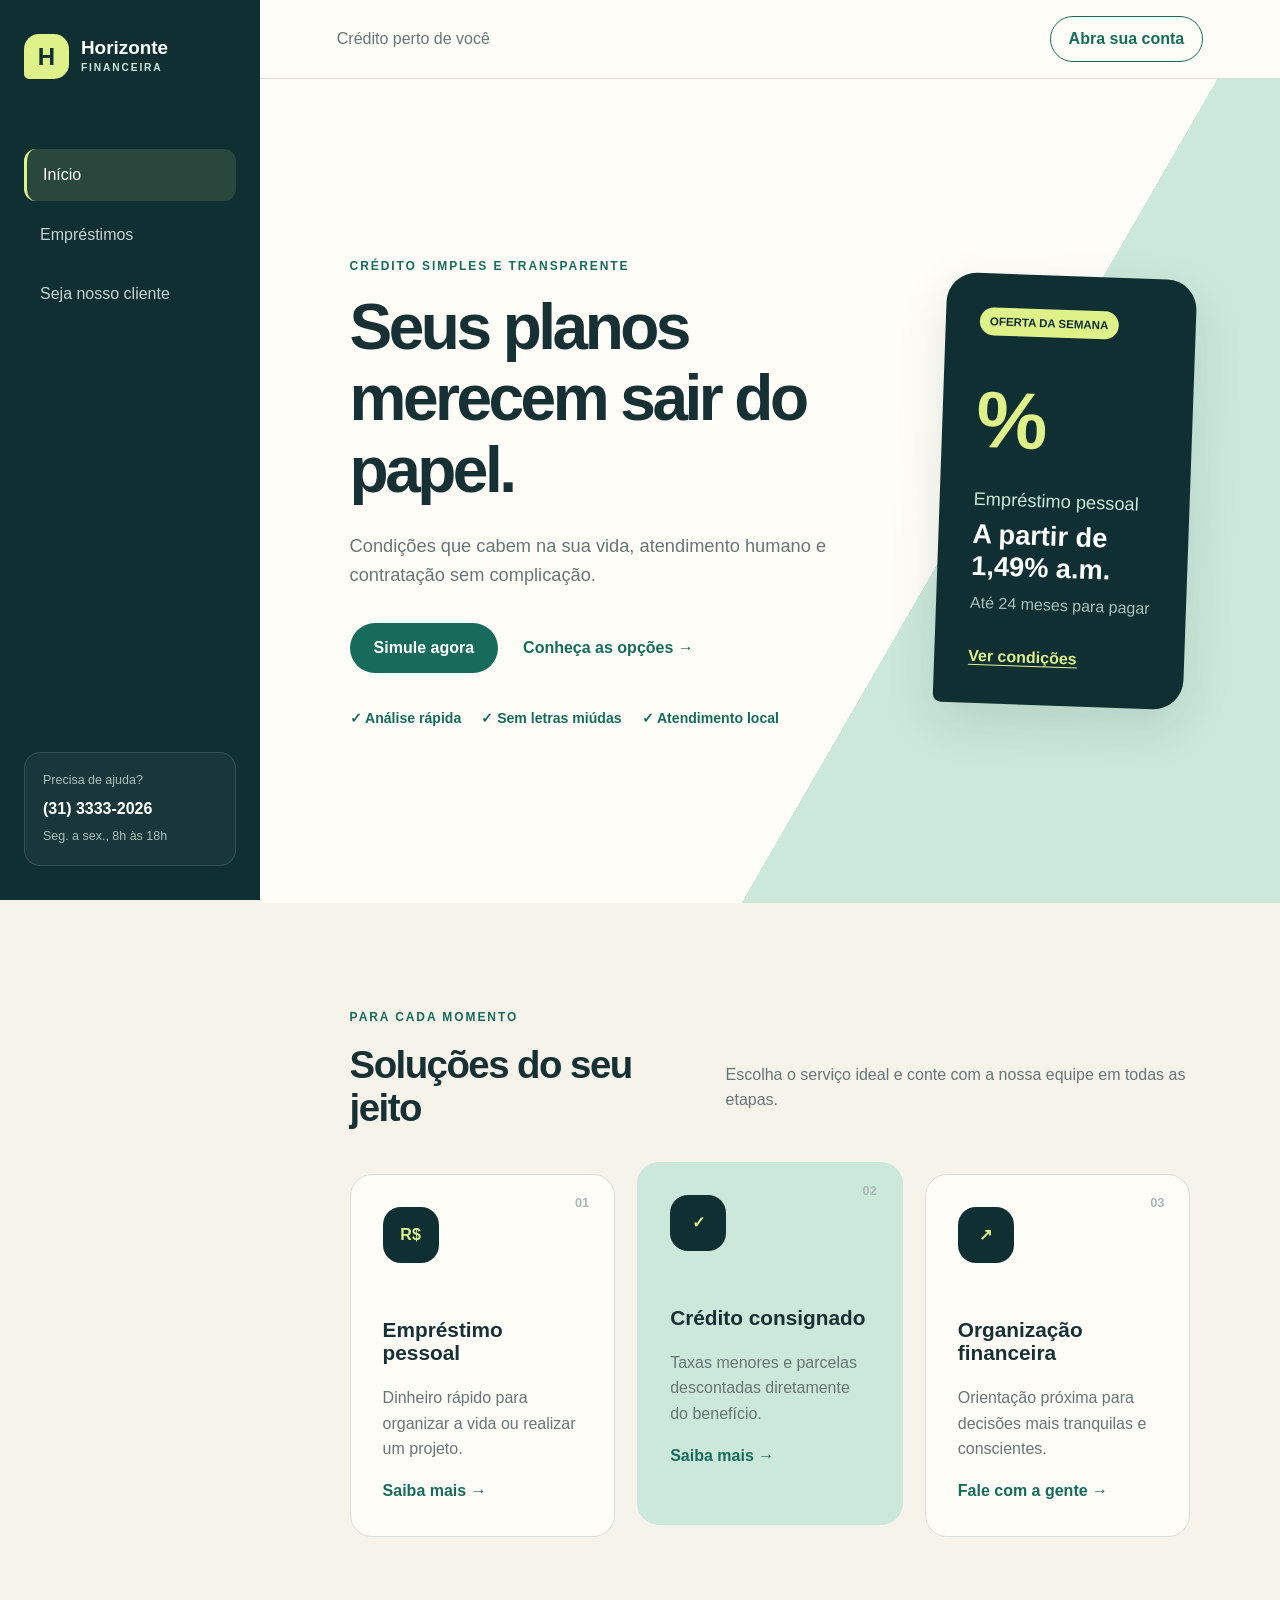
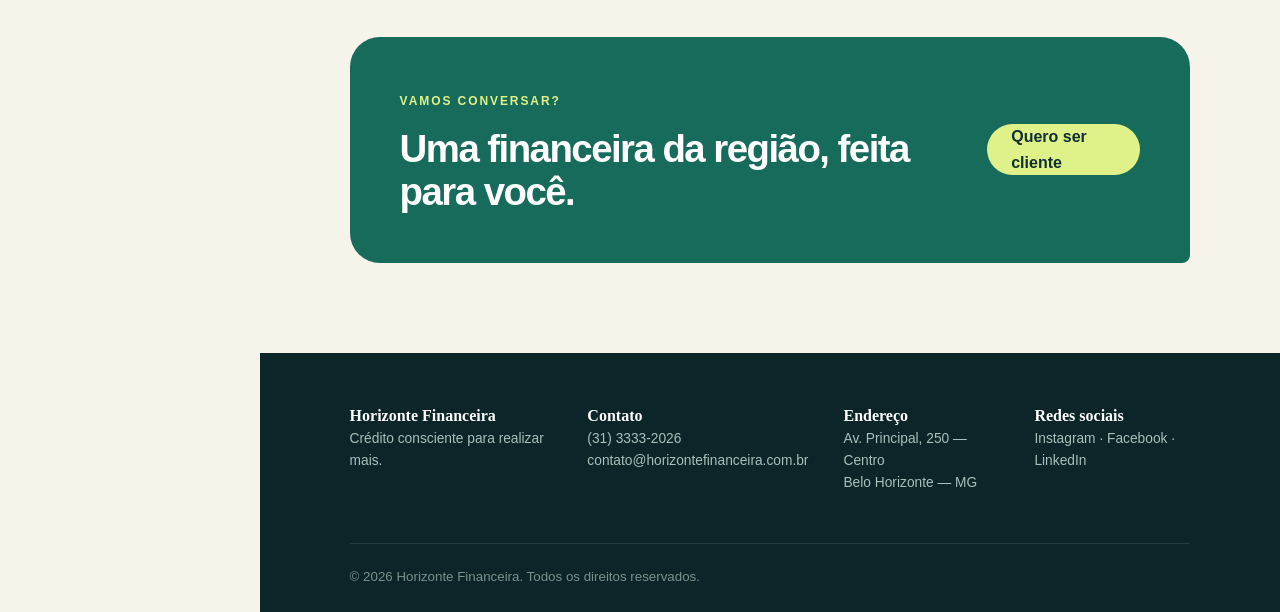
<file: index.html>
<!DOCTYPE html>
<html lang="pt-BR">
<head>
  <meta charset="UTF-8">
  <meta name="viewport" content="width=device-width, initial-scale=1.0">
  <meta name="referrer" content="strict-origin-when-cross-origin">
  <meta http-equiv="Content-Security-Policy" content="default-src 'self'; style-src 'self'; img-src 'self' data:; font-src 'self'; object-src 'none'; base-uri 'self'; form-action 'self'; frame-ancestors 'none'; upgrade-insecure-requests">
  <meta name="description" content="Soluções financeiras simples, próximas e seguras.">
  <meta name="author" content="Ana Clara Cruz">
  
  <title>Horizonte Financeira | Início</title>
  <link rel="stylesheet" href="css/style.css">
</head>
<body>
  <a class="skip-link" href="#conteudo">Pular para o conteúdo</a>
  <aside class="sidebar">
    <a class="logo" href="index.html" aria-label="Horizonte Financeira - início">
      <span class="logo-mark">H</span><span>Horizonte<small>Financeira</small></span>
    </a>
    <nav aria-label="Menu principal">
      <a class="active" href="index.html" aria-current="page">Início</a>
      <a href="emprestimos.html">Empréstimos</a>
      <a href="cliente.html">Seja nosso cliente</a>
    </nav>
    <div class="sidebar-help">
      <span>Precisa de ajuda?</span>
      <strong>(31) 3333-2026</strong>
      <small>Seg. a sex., 8h às 18h</small>
    </div>
  </aside>

  <div class="page">
    <header class="topbar">
      <span>Crédito perto de você</span>
      <a class="outline-button" href="cliente.html">Abra sua conta</a>
    </header>

    <main id="conteudo">
      <section class="hero">
        <div class="hero-content">
          <span class="eyebrow">Crédito simples e transparente</span>
          <h1>Seus planos merecem sair do papel.</h1>
          <p>Condições que cabem na sua vida, atendimento humano e contratação sem complicação.</p>
          <div class="actions">
            <a class="button" href="emprestimos.html">Simule agora</a>
            <a class="text-link" href="#servicos">Conheça as opções →</a>
          </div>
          <div class="trust-row">
            <span>✓ Análise rápida</span><span>✓ Sem letras miúdas</span><span>✓ Atendimento local</span>
          </div>
        </div>
        <div class="offer-card" aria-label="Oferta em destaque">
          <span class="tag">Oferta da semana</span>
          <div class="offer-icon">%</div>
          <p>Empréstimo pessoal</p>
          <strong>A partir de 1,49% a.m.</strong>
          <span>Até 24 meses para pagar</span>
          <a href="emprestimos.html">Ver condições</a>
        </div>
      </section>

      <section class="services section" id="servicos">
        <div class="section-heading">
          <div><span class="eyebrow">Para cada momento</span><h2>Soluções do seu jeito</h2></div>
          <p>Escolha o serviço ideal e conte com a nossa equipe em todas as etapas.</p>
        </div>
        <div class="card-grid">
          <article class="service-card">
            <span class="card-number">01</span><div class="service-icon">R$</div>
            <h3>Empréstimo pessoal</h3>
            <p>Dinheiro rápido para organizar a vida ou realizar um projeto.</p>
            <a href="emprestimos.html">Saiba mais →</a>
          </article>
          <article class="service-card featured">
            <span class="card-number">02</span><div class="service-icon">✓</div>
            <h3>Crédito consignado</h3>
            <p>Taxas menores e parcelas descontadas diretamente do benefício.</p>
            <a href="emprestimos.html#consignado">Saiba mais →</a>
          </article>
          <article class="service-card">
            <span class="card-number">03</span><div class="service-icon">↗</div>
            <h3>Organização financeira</h3>
            <p>Orientação próxima para decisões mais tranquilas e conscientes.</p>
            <a href="cliente.html">Fale com a gente →</a>
          </article>
        </div>
      </section>

      <section class="cta-strip">
        <div><span class="eyebrow light">Vamos conversar?</span><h2>Uma financeira da região, feita para você.</h2></div>
        <a class="button button-light" href="cliente.html">Quero ser cliente</a>
      </section>
    </main>

    <footer>
      <div><strong>Horizonte Financeira</strong><p>Crédito consciente para realizar mais.</p></div>
      <div><strong>Contato</strong><p>(31) 3333-2026<br>contato@horizontefinanceira.com.br</p></div>
      <div><strong>Endereço</strong><p>Av. Principal, 250 — Centro<br>Belo Horizonte — MG</p></div>
      <div><strong>Redes sociais</strong><p><span>Instagram</span> · <span>Facebook</span> · <span>LinkedIn</span></p></div>
      <small>© 2026 Horizonte Financeira. Todos os direitos reservados.</small>
    </footer>
  </div>
</body>
</html>
</file>
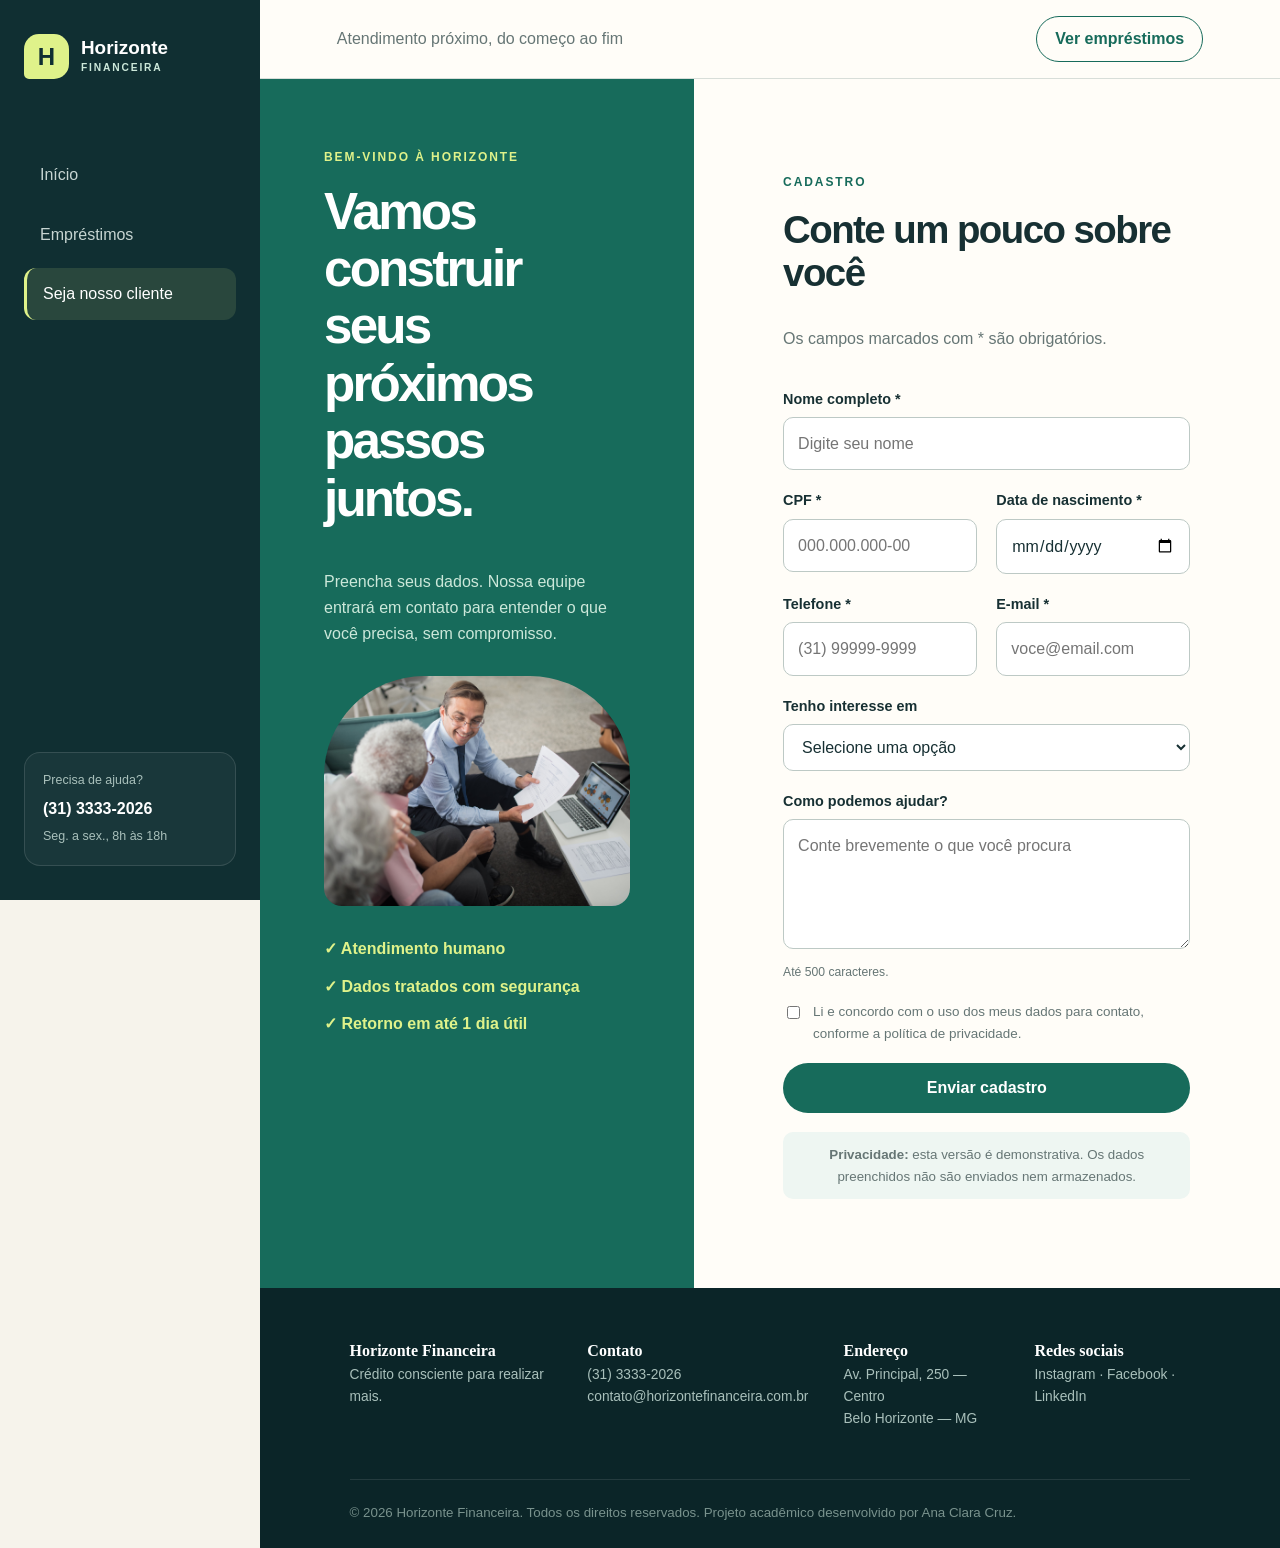
<file: cliente.html>
<!DOCTYPE html>
<html lang="pt-BR">
<head>
  <meta charset="UTF-8">
  <meta name="viewport" content="width=device-width, initial-scale=1.0">
  <meta name="referrer" content="strict-origin-when-cross-origin">
  <meta http-equiv="Content-Security-Policy" content="default-src 'self'; style-src 'self'; img-src 'self' data:; font-src 'self'; object-src 'none'; base-uri 'self'; form-action 'self'; frame-ancestors 'none'; upgrade-insecure-requests">
  <meta name="description" content="Cadastre-se para receber atendimento da Horizonte Financeira.">
  <meta name="author" content="Ana Clara Cruz">

  <title>Horizonte Financeira | Seja nosso cliente</title>
  <link rel="stylesheet" href="css/style.css">
  <link rel="stylesheet" href="css/cliente.css">
</head>
<body>
  <a class="skip-link" href="#conteudo">Pular para o conteúdo</a>
  <aside class="sidebar">
    <a class="logo" href="index.html"><span class="logo-mark">H</span><span>Horizonte<small>Financeira</small></span></a>
    <nav aria-label="Menu principal">
      <a href="index.html">Início</a><a href="emprestimos.html">Empréstimos</a><a class="active" href="cliente.html" aria-current="page">Seja nosso cliente</a>
    </nav>
    <div class="sidebar-help"><span>Precisa de ajuda?</span><strong>(31) 3333-2026</strong><small>Seg. a sex., 8h às 18h</small></div>
  </aside>

  <div class="page">
    <header class="topbar"><span>Atendimento próximo, do começo ao fim</span><a class="outline-button" href="emprestimos.html">Ver empréstimos</a></header>
    <main id="conteudo">
      <section class="signup">
        <div class="signup-visual">
          <div class="visual-card">
            <span class="eyebrow light">Bem-vindo à Horizonte</span>
            <h1>Vamos construir seus próximos passos juntos.</h1>
            <p>Preencha seus dados. Nossa equipe entrará em contato para entender o que você precisa, sem compromisso.</p>
            <div class="person-illustration">
              <img src="img/atendimento-financeiro.jpg" alt="Pessoa recebendo atendimento financeiro">
            </div>
            <ul class="check-list"><li>Atendimento humano</li><li>Dados tratados com segurança</li><li>Retorno em até 1 dia útil</li></ul>
          </div>
        </div>

        <div class="form-area">
          <span class="eyebrow">Cadastro</span><h2>Conte um pouco sobre você</h2><p>Os campos marcados com * são obrigatórios.</p>
          <form class="client-form" action="#" method="post">
            <div class="field full"><label for="nome">Nome completo *</label><input id="nome" name="nome" type="text" placeholder="Digite seu nome" required autocomplete="name"></div>
            <div class="field"><label for="cpf">CPF *</label><input id="cpf" name="cpf" type="text" placeholder="000.000.000-00" required inputmode="numeric" autocomplete="off" maxlength="14" pattern="\d{3}\.\d{3}\.\d{3}-\d{2}" title="Informe o CPF no formato 000.000.000-00"></div>
            <div class="field"><label for="nascimento">Data de nascimento *</label><input id="nascimento" name="nascimento" type="date" required></div>
            <div class="field"><label for="telefone">Telefone *</label><input id="telefone" name="telefone" type="tel" placeholder="(31) 99999-9999" required autocomplete="tel" inputmode="tel" maxlength="15" pattern="\(\d{2}\)\s?\d{4,5}-\d{4}" title="Informe o telefone com DDD"></div>
            <div class="field"><label for="email">E-mail *</label><input id="email" name="email" type="email" placeholder="voce@email.com" required autocomplete="email"></div>
            <div class="field full"><label for="interesse">Tenho interesse em</label><select id="interesse" name="interesse"><option value="" selected disabled>Selecione uma opção</option><option>Empréstimo pessoal</option><option>Crédito consignado</option><option>Organização financeira</option></select></div>
            <div class="field full"><label for="mensagem">Como podemos ajudar?</label><textarea id="mensagem" name="mensagem" rows="4" maxlength="500" placeholder="Conte brevemente o que você procura"></textarea><small class="helper-text">Até 500 caracteres.</small></div>
            <label class="consent full"><input type="checkbox" required> <span>Li e concordo com o uso dos meus dados para contato, conforme a política de privacidade.</span></label>
            <button class="button full-button full" type="submit">Enviar cadastro</button>
            <small class="form-note full"><strong>Privacidade:</strong> esta versão é demonstrativa. Os dados preenchidos não são enviados nem armazenados.</small>
          </form>
        </div>
      </section>
    </main>
    <footer>
      <div><strong>Horizonte Financeira</strong><p>Crédito consciente para realizar mais.</p></div>
      <div><strong>Contato</strong><p>(31) 3333-2026<br>contato@horizontefinanceira.com.br</p></div>
      <div><strong>Endereço</strong><p>Av. Principal, 250 — Centro<br>Belo Horizonte — MG</p></div>
      <div><strong>Redes sociais</strong><p><span>Instagram</span> · <span>Facebook</span> · <span>LinkedIn</span></p></div>
      <small>© 2026 Horizonte Financeira. Todos os direitos reservados. Projeto acadêmico desenvolvido por Ana Clara Cruz.</small>
    </footer>
  </div>
</body>
</html>
</file>
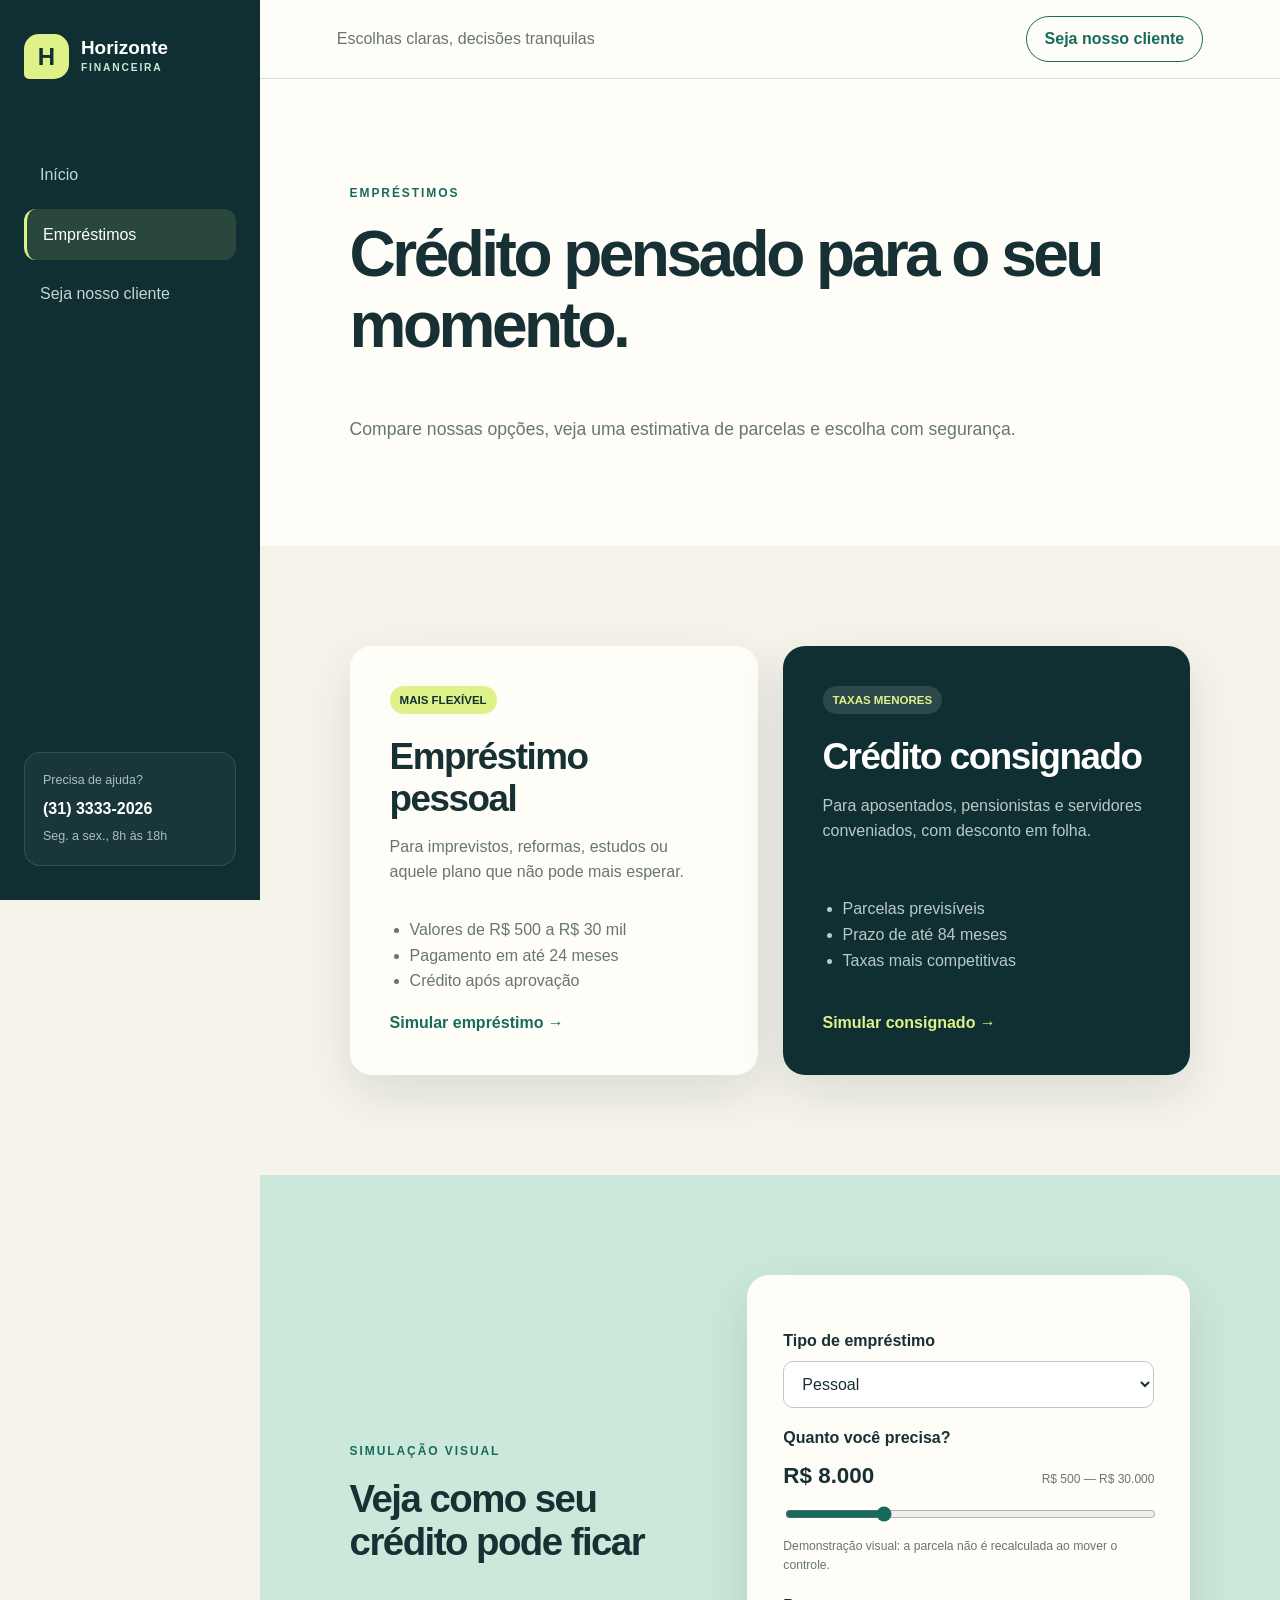
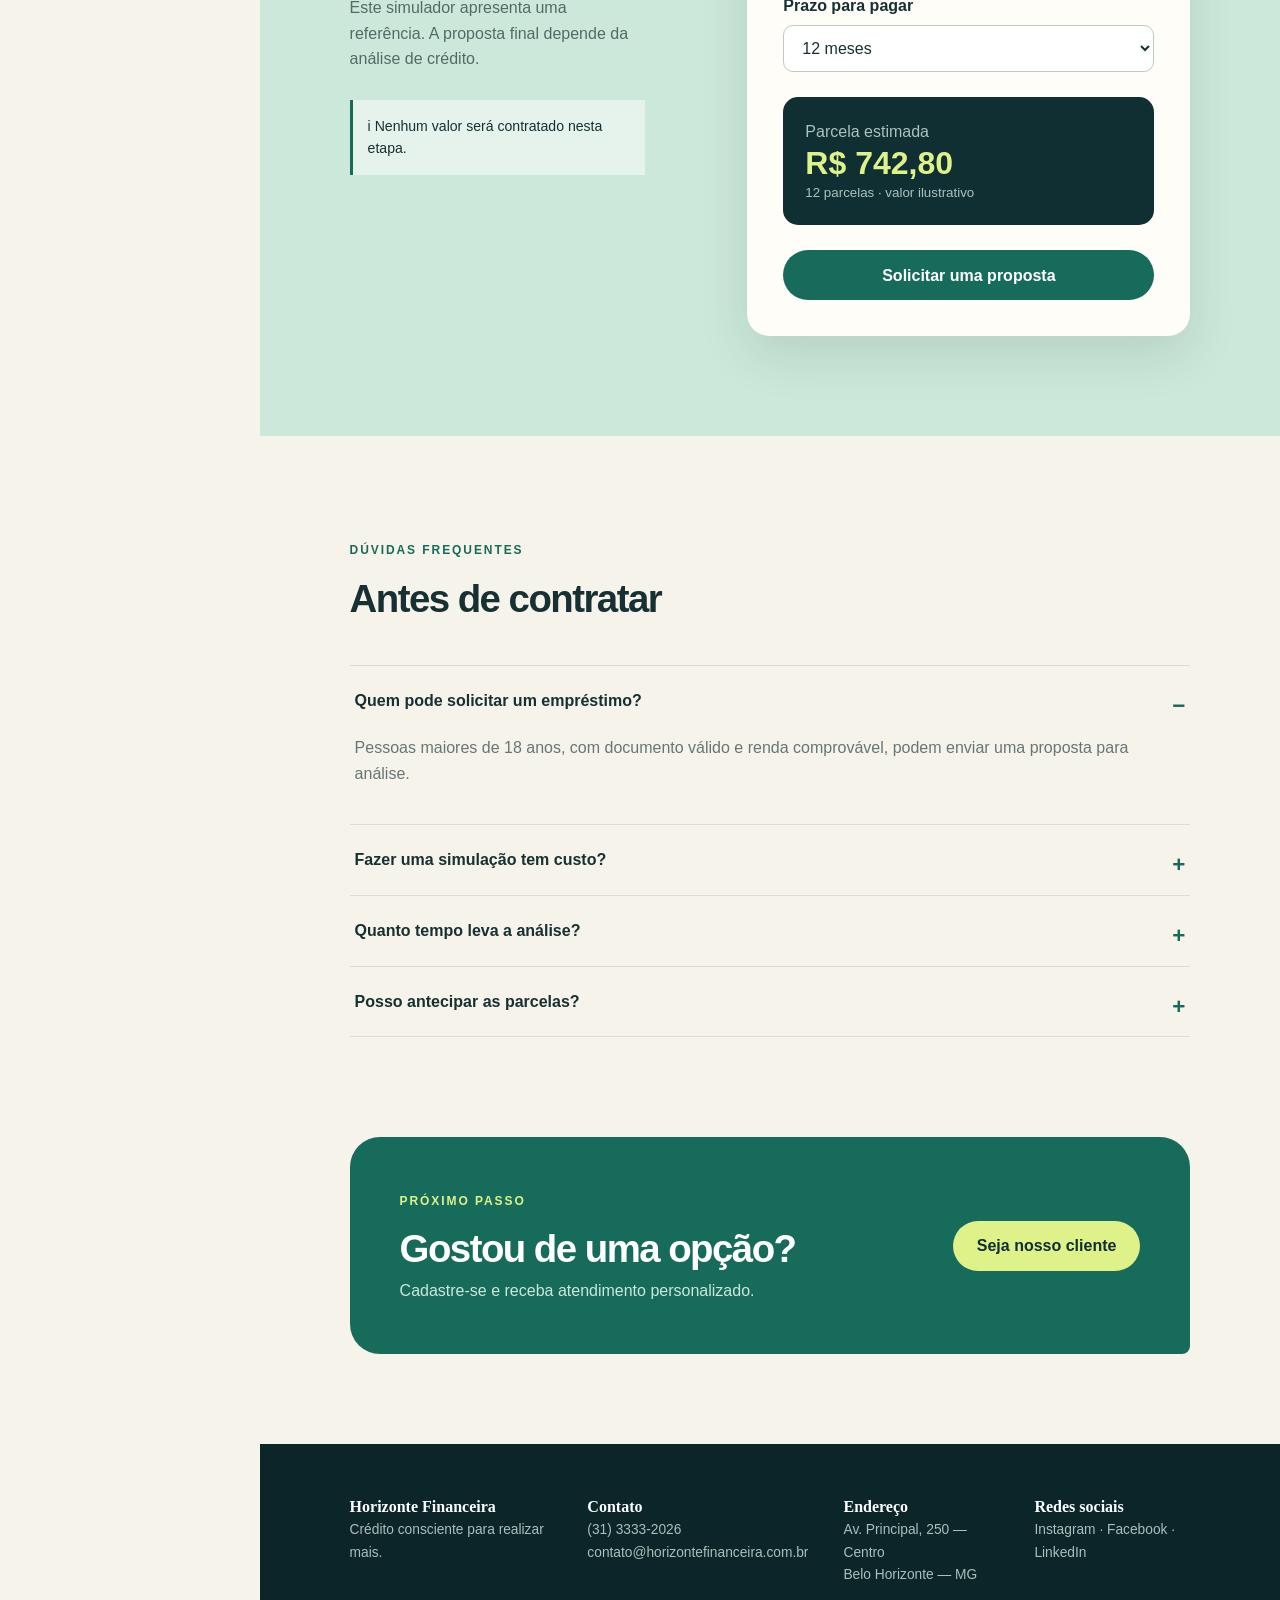
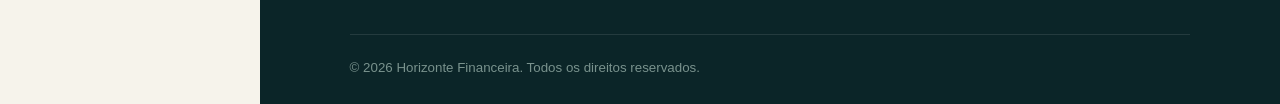
<file: emprestimos.html>
<!DOCTYPE html>
<html lang="pt-BR">
<head>
  <meta charset="UTF-8">
  <meta name="viewport" content="width=device-width, initial-scale=1.0">
  <meta name="referrer" content="strict-origin-when-cross-origin">
  <meta http-equiv="Content-Security-Policy" content="default-src 'self'; style-src 'self'; img-src 'self' data:; font-src 'self'; object-src 'none'; base-uri 'self'; form-action 'self'; frame-ancestors 'none'; upgrade-insecure-requests">
  <meta name="description" content="Compare empréstimo pessoal e consignado e faça uma simulação.">
  <meta name="author" content="Ana Clara Cruz">
  
  <title>Horizonte Financeira | Empréstimos</title>
  <link rel="stylesheet" href="css/style.css">
</head>
<body>
  <a class="skip-link" href="#conteudo">Pular para o conteúdo</a>
  <aside class="sidebar">
    <a class="logo" href="index.html"><span class="logo-mark">H</span><span>Horizonte<small>Financeira</small></span></a>
    <nav aria-label="Menu principal">
      <a href="index.html">Início</a><a class="active" href="emprestimos.html" aria-current="page">Empréstimos</a><a href="cliente.html">Seja nosso cliente</a>
    </nav>
    <div class="sidebar-help"><span>Precisa de ajuda?</span><strong>(31) 3333-2026</strong><small>Seg. a sex., 8h às 18h</small></div>
  </aside>

  <div class="page">
    <header class="topbar"><span>Escolhas claras, decisões tranquilas</span><a class="outline-button" href="cliente.html">Seja nosso cliente</a></header>
    <main id="conteudo">
      <section class="page-hero">
        <span class="eyebrow">Empréstimos</span>
        <h1>Crédito pensado para o seu momento.</h1>
        <p>Compare nossas opções, veja uma estimativa de parcelas e escolha com segurança.</p>
      </section>

      <section class="section loan-options">
        <article class="loan-card">
          <div><span class="tag">Mais flexível</span><h2>Empréstimo pessoal</h2><p>Para imprevistos, reformas, estudos ou aquele plano que não pode mais esperar.</p></div>
          <ul><li>Valores de R$ 500 a R$ 30 mil</li><li>Pagamento em até 24 meses</li><li>Crédito após aprovação</li></ul>
          <a class="text-link" href="#simulador">Simular empréstimo →</a>
        </article>
        <article class="loan-card dark" id="consignado">
          <div><span class="tag tag-light">Taxas menores</span><h2>Crédito consignado</h2><p>Para aposentados, pensionistas e servidores conveniados, com desconto em folha.</p></div>
          <ul><li>Parcelas previsíveis</li><li>Prazo de até 84 meses</li><li>Taxas mais competitivas</li></ul>
          <a class="text-link light-link" href="#simulador">Simular consignado →</a>
        </article>
      </section>

      <section class="simulator section" id="simulador">
        <div class="simulator-copy">
          <span class="eyebrow">Simulação visual</span><h2>Veja como seu crédito pode ficar</h2>
          <p>Este simulador apresenta uma referência. A proposta final depende da análise de crédito.</p>
          <div class="notice">i Nenhum valor será contratado nesta etapa.</div>
        </div>
        <form class="simulator-box">
          <label for="tipo">Tipo de empréstimo</label>
          <select id="tipo" name="tipo"><option>Pessoal</option><option>Consignado</option></select>
          <label for="valor">Quanto você precisa?</label>
          <div class="range-labels"><strong>R$ 8.000</strong><span>R$ 500 — R$ 30.000</span></div>
          <input id="valor" type="range" min="500" max="30000" value="8000" aria-describedby="aviso-simulacao">
          <small id="aviso-simulacao" class="helper-text">Demonstração visual: a parcela não é recalculada ao mover o controle.</small>
          <label for="prazo">Prazo para pagar</label>
          <select id="prazo" name="prazo"><option>12 meses</option><option>18 meses</option><option>24 meses</option></select>
          <div class="result"><span>Parcela estimada</span><strong>R$ 742,80</strong><small>12 parcelas · valor ilustrativo</small></div>
          <a class="button full-button" href="cliente.html">Solicitar uma proposta</a>
        </form>
      </section>

      <section class="faq section">
        <div class="section-heading"><div><span class="eyebrow">Dúvidas frequentes</span><h2>Antes de contratar</h2></div></div>
        <div class="faq-list">
          <details open><summary>Quem pode solicitar um empréstimo?</summary><p>Pessoas maiores de 18 anos, com documento válido e renda comprovável, podem enviar uma proposta para análise.</p></details>
          <details><summary>Fazer uma simulação tem custo?</summary><p>Não. A simulação e o envio inicial dos dados são gratuitos e não obrigam a contratação.</p></details>
          <details><summary>Quanto tempo leva a análise?</summary><p>Em geral, a equipe retorna em até um dia útil após receber todos os documentos necessários.</p></details>
          <details><summary>Posso antecipar as parcelas?</summary><p>Sim. A antecipação pode reduzir proporcionalmente os juros futuros, conforme o contrato.</p></details>
        </div>
      </section>

      <section class="cta-strip"><div><span class="eyebrow light">Próximo passo</span><h2>Gostou de uma opção?</h2><p>Cadastre-se e receba atendimento personalizado.</p></div><a class="button button-light" href="cliente.html">Seja nosso cliente</a></section>
    </main>
    <footer>
      <div><strong>Horizonte Financeira</strong><p>Crédito consciente para realizar mais.</p></div>
      <div><strong>Contato</strong><p>(31) 3333-2026<br>contato@horizontefinanceira.com.br</p></div>
      <div><strong>Endereço</strong><p>Av. Principal, 250 — Centro<br>Belo Horizonte — MG</p></div>
      <div><strong>Redes sociais</strong><p><span>Instagram</span> · <span>Facebook</span> · <span>LinkedIn</span></p></div>
      <small>© 2026 Horizonte Financeira. Todos os direitos reservados.</small>
    </footer>
  </div>
</body>
</html>
</file>
<file: css/style.css>
:root {
  --navy: #102f32;
  --navy-2: #173f42;
  --green: #176b5b;
  --mint: #cce8da;
  --lime: #dff28a;
  --cream: #f6f3eb;
  --paper: #fffdf8;
  --ink: #173033;
  --muted: #667675;
  --line: #d8ded9;
  --shadow: 0 18px 50px rgba(16, 47, 50, .12);
  --radius: 22px;
}

* { box-sizing: border-box; }
html { scroll-behavior: smooth; }
body { margin: 0; background: var(--cream); color: var(--ink); font-family: Inter, "Segoe UI", Arial, sans-serif; line-height: 1.6; }
a { color: inherit; text-decoration: none; }
.skip-link { position: fixed; left: 16px; top: -60px; z-index: 100; padding: 10px 16px; border-radius: 8px; background: var(--lime); color: var(--navy); font-weight: 800; }
.skip-link:focus { top: 16px; }
:focus-visible { outline: 3px solid #e3b341; outline-offset: 3px; }
h1, h2, h3, p { margin-top: 0; }
h1, h2, h3 { font-family: Inter, "Segoe UI", Arial, sans-serif; line-height: 1.12; }
h1 { font-size: clamp(2.6rem, 5vw, 5.2rem); letter-spacing: -.055em; }
h2 { font-size: clamp(2rem, 3vw, 3.2rem); letter-spacing: -.04em; }
h3 { font-size: 1.3rem; }
button, input, select, textarea { font: inherit; }

.sidebar {
  position: fixed; inset: 0 auto 0 0; width: 260px; z-index: 10;
  display: flex; flex-direction: column; padding: 34px 24px; color: white;
  background: var(--navy);
}
.logo { display: flex; align-items: center; gap: 12px; font: 800 1.18rem/1 Inter, "Segoe UI", Arial, sans-serif; margin-bottom: 70px; }
.logo small { display: block; margin-top: 5px; color: var(--mint); font: 600 .64rem/1 Inter, "Segoe UI", Arial, sans-serif; letter-spacing: .18em; text-transform: uppercase; }
.logo-mark { display: grid; place-items: center; width: 45px; height: 45px; background: var(--lime); color: var(--navy); border-radius: 15px 15px 15px 5px; font-size: 1.5rem; }
.sidebar nav { display: grid; gap: 8px; }
.sidebar nav a { padding: 13px 16px; border-radius: 12px; color: #c7d5d2; transition: .2s; }
.sidebar nav a:hover, .sidebar nav a.active { background: rgba(223,242,138,.12); color: white; }
.sidebar nav a.active { border-left: 3px solid var(--lime); }
.sidebar-help { margin-top: auto; padding: 18px; border: 1px solid rgba(255,255,255,.12); border-radius: 16px; background: rgba(255,255,255,.04); }
.sidebar-help span, .sidebar-help small { display: block; color: #a9c0bb; font-size: .78rem; }
.sidebar-help strong { display: block; margin: 5px 0; }

.page { margin-left: 260px; min-height: 100vh; }
.topbar { min-height: 76px; padding: 16px 6vw; display: flex; align-items: center; justify-content: space-between; gap: 20px; background: var(--paper); border-bottom: 1px solid var(--line); color: var(--muted); }
.outline-button { padding: 9px 18px; border: 1px solid var(--green); border-radius: 999px; color: var(--green); font-weight: 700; }
.button { display: inline-flex; justify-content: center; align-items: center; min-height: 50px; padding: 0 24px; border: 0; border-radius: 999px; cursor: pointer; background: var(--green); color: white; font-weight: 700; transition: transform .2s, box-shadow .2s; }
.button:hover { transform: translateY(-2px); box-shadow: 0 10px 25px rgba(23,107,91,.2); }
.button-light { background: var(--lime); color: var(--navy); }
.text-link { color: var(--green); font-weight: 700; }
.eyebrow { display: inline-block; margin-bottom: 16px; color: var(--green); font-size: .75rem; font-weight: 800; letter-spacing: .16em; text-transform: uppercase; }
.eyebrow.light { color: var(--lime); }
.tag { display: inline-block; padding: 5px 10px; border-radius: 999px; background: var(--lime); color: var(--navy); font-size: .72rem; font-weight: 800; text-transform: uppercase; }
.tag-light { background: rgba(255,255,255,.12); color: var(--lime); }
.section { padding: 100px 7vw; }

.hero { min-height: calc(100vh - 76px); padding: 8vw 7vw; display: grid; grid-template-columns: 1.4fr .7fr; gap: 7vw; align-items: center; background: linear-gradient(120deg, var(--paper) 0 64%, var(--mint) 64%); }
.hero-content { max-width: 770px; }
.hero h1 { max-width: 720px; margin-bottom: 24px; }
.hero p { max-width: 620px; color: var(--muted); font-size: 1.14rem; }
.actions { display: flex; align-items: center; gap: 25px; margin: 34px 0; }
.trust-row { display: flex; flex-wrap: wrap; gap: 20px; color: var(--green); font-size: .88rem; font-weight: 600; }
.offer-card { position: relative; padding: 34px; border-radius: 30px 30px 30px 8px; background: var(--navy); color: white; box-shadow: var(--shadow); transform: rotate(2deg); }
.offer-card .offer-icon { margin: 45px 0 24px; color: var(--lime); font: 800 5rem/1 Inter, "Segoe UI", Arial, sans-serif; }
.offer-card p { margin-bottom: 4px; color: var(--mint); }
.offer-card strong { display: block; font: 700 1.7rem Inter, "Segoe UI", Arial, sans-serif; }
.offer-card > span:not(.tag) { display: block; margin: 8px 0 28px; color: #a9c0bb; }
.offer-card a { border-bottom: 1px solid var(--lime); color: var(--lime); font-weight: 700; }

.section-heading { display: flex; justify-content: space-between; align-items: end; gap: 50px; margin-bottom: 45px; }
.section-heading h2 { margin-bottom: 0; }
.section-heading > p { max-width: 480px; color: var(--muted); }
.card-grid { display: grid; grid-template-columns: repeat(3, 1fr); gap: 22px; }
.service-card { position: relative; min-height: 340px; padding: 32px; border: 1px solid var(--line); border-radius: var(--radius); background: var(--paper); }
.service-card.featured { background: var(--mint); border-color: transparent; transform: translateY(-12px); }
.card-number { position: absolute; right: 25px; top: 20px; color: #a9b8b4; font: 700 .8rem Inter, "Segoe UI", Arial, sans-serif; }
.service-icon { display: grid; place-items: center; width: 56px; height: 56px; margin-bottom: 55px; border-radius: 18px; background: var(--navy); color: var(--lime); font-weight: 800; }
.service-card p { min-height: 76px; color: var(--muted); }
.service-card a { color: var(--green); font-weight: 700; }
.cta-strip { margin: 0 7vw 90px; padding: 50px; display: flex; justify-content: space-between; align-items: center; gap: 30px; border-radius: 30px 30px 8px; background: var(--green); color: white; }
.cta-strip h2 { margin-bottom: 0; font-size: clamp(1.7rem, 3vw, 2.7rem); }
.cta-strip p { margin: 8px 0 0; color: var(--mint); }

.page-hero { padding: 100px 7vw 85px; background: var(--paper); }
.page-hero h1 { max-width: 900px; font-size: clamp(2.7rem, 5vw, 4.8rem); }
.page-hero p { max-width: 700px; color: var(--muted); font-size: 1.1rem; }
.loan-options { display: grid; grid-template-columns: 1fr 1fr; gap: 25px; }
.loan-card { min-height: 410px; padding: 40px; display: flex; flex-direction: column; justify-content: space-between; border-radius: var(--radius); background: var(--paper); box-shadow: var(--shadow); }
.loan-card.dark { background: var(--navy); color: white; }
.loan-card h2 { margin: 22px 0 15px; font-size: 2.3rem; }
.loan-card p, .loan-card li { color: var(--muted); }
.loan-card.dark p, .loan-card.dark li { color: #b9cac6; }
.loan-card ul { padding-left: 20px; }
.light-link { color: var(--lime); }
.simulator { display: grid; grid-template-columns: .8fr 1.2fr; gap: 8vw; align-items: center; background: var(--mint); }
.simulator-copy p { color: #536b67; }
.notice { margin-top: 28px; padding: 15px; border-left: 3px solid var(--green); background: rgba(255,255,255,.5); font-size: .88rem; }
.simulator-box { padding: 36px; border-radius: var(--radius); background: var(--paper); box-shadow: var(--shadow); }
.simulator-box label { display: block; margin: 17px 0 7px; font-weight: 700; }
select, input, textarea { width: 100%; padding: 13px 14px; border: 1px solid #bdc9c5; border-radius: 10px; background: white; color: var(--ink); outline: none; }
select:focus, input:focus, textarea:focus { border-color: var(--green); box-shadow: 0 0 0 3px rgba(23,107,91,.12); }
input[type="range"] { padding: 0; accent-color: var(--green); }
.range-labels { display: flex; justify-content: space-between; align-items: baseline; margin-bottom: 10px; }
.range-labels strong { font-size: 1.4rem; }.range-labels span { color: var(--muted); font-size: .75rem; }
.result { margin: 25px 0; padding: 22px; border-radius: 15px; background: var(--navy); color: white; }
.result span, .result small { display: block; color: #acc2bd; }.result strong { display: block; color: var(--lime); font: 800 2rem Inter, "Segoe UI", Arial, sans-serif; }
.full-button { width: 100%; }
.helper-text { display: block; margin-top: 6px; color: var(--muted); font-size: .76rem; }
.form-note { padding: 12px; border-radius: 10px; background: #eef6f2; }
.faq-list { max-width: 900px; }
details { border-top: 1px solid var(--line); }
details:last-child { border-bottom: 1px solid var(--line); }
summary { padding: 22px 5px; cursor: pointer; list-style: none; font-weight: 700; }
summary::after { content: "+"; float: right; color: var(--green); font-size: 1.4rem; }
details[open] summary::after { content: "−"; }
details p { padding: 0 35px 22px 5px; color: var(--muted); }

.signup { display: grid; grid-template-columns: .85fr 1.15fr; min-height: calc(100vh - 76px); }
.signup-visual { padding: 5vw; background: var(--green); color: white; }
.visual-card { position: sticky; top: 110px; }
.signup-visual h1 { font-size: clamp(2.4rem, 4vw, 4rem); }
.signup-visual p { color: var(--mint); }
.person-illustration { position: relative; height: 230px; margin: 30px 0; overflow: hidden; border-radius: 100px 100px 18px 18px; background: var(--lime); }
.sun { position: absolute; width: 65px; height: 65px; top: 30px; right: 40px; border-radius: 50%; background: #fff8cc; }
.desk { position: absolute; width: 78%; height: 18px; left: 11%; bottom: 45px; background: var(--navy); border-radius: 8px; }
.person { position: absolute; width: 100px; height: 130px; left: 35%; bottom: 45px; border-radius: 50px 50px 10px 10px; background: #ef9c76; border-top: 42px solid var(--navy-2); }
.plant { position: absolute; width: 35px; height: 80px; left: 12%; bottom: 62px; border-left: 6px solid var(--navy); border-radius: 50%; transform: rotate(-20deg); }
.check-list { display: flex; flex-wrap: wrap; gap: 12px 28px; padding: 0; list-style: none; color: var(--lime); font-weight: 600; }
.check-list li::before { content: "✓ "; }
.form-area { padding: 7vw; background: var(--paper); }
.form-area > p { color: var(--muted); }
.client-form { display: grid; grid-template-columns: 1fr 1fr; gap: 19px; margin-top: 36px; }
.field label { display: block; margin-bottom: 6px; font-weight: 700; font-size: .9rem; }
.full { grid-column: 1 / -1; }
.consent { display: flex; gap: 10px; align-items: flex-start; color: var(--muted); font-size: .84rem; }
.consent input { width: auto; margin-top: 5px; accent-color: var(--green); }
.form-note { text-align: center; color: var(--muted); }

footer { padding: 50px 7vw 25px; display: grid; grid-template-columns: 1.3fr repeat(3, 1fr); gap: 35px; background: #0b2528; color: white; }
footer strong { font-family: "Manrope"; }
footer p, footer a { color: #a9c0bb; font-size: .86rem; }
footer small { grid-column: 1 / -1; padding-top: 22px; border-top: 1px solid rgba(255,255,255,.1); color: #79928d; }

@media (max-width: 980px) {
  .sidebar { position: static; width: 100%; min-height: auto; padding: 18px 5vw; flex-direction: row; align-items: center; gap: 25px; }
  .logo { margin: 0 auto 0 0; }.sidebar nav { display: flex; }.sidebar-help { display: none; }
  .page { margin-left: 0; }.hero { grid-template-columns: 1fr; background: var(--paper); }.offer-card { max-width: 430px; transform: none; }
  .card-grid { grid-template-columns: 1fr; }.service-card.featured { transform: none; }
  .simulator, .signup { grid-template-columns: 1fr; }.visual-card { position: static; }
  footer { grid-template-columns: 1fr 1fr; }
}
@media (max-width: 650px) {
  .sidebar { align-items: flex-start; flex-direction: column; }.sidebar nav { width: 100%; overflow-x: auto; }.sidebar nav a { white-space: nowrap; padding: 10px; font-size: .85rem; }
  .topbar { display: none; }.section, .page-hero, .hero, .form-area, .signup-visual { padding: 65px 6vw; }
  .hero { min-height: auto; }.hero h1 { font-size: 2.7rem; }.actions, .section-heading, .cta-strip { align-items: flex-start; flex-direction: column; }
  .loan-options { grid-template-columns: 1fr; }.client-form { grid-template-columns: 1fr; }.field, .full { grid-column: 1; }
  .cta-strip { margin: 0 5vw 60px; padding: 35px; } footer { grid-template-columns: 1fr; } footer small { grid-column: 1; }
}
@media (prefers-reduced-motion: reduce) {
  html { scroll-behavior: auto; }
  *, *::before, *::after { transition: none !important; animation: none !important; }
}
</file>
<file: css/cliente.css>
/* Estilos específicos da página de cadastro */
.person-illustration img {
  display: block;
  width: 100%;
  height: 100%;
  object-fit: cover;
  object-position: center;
}
</file>
